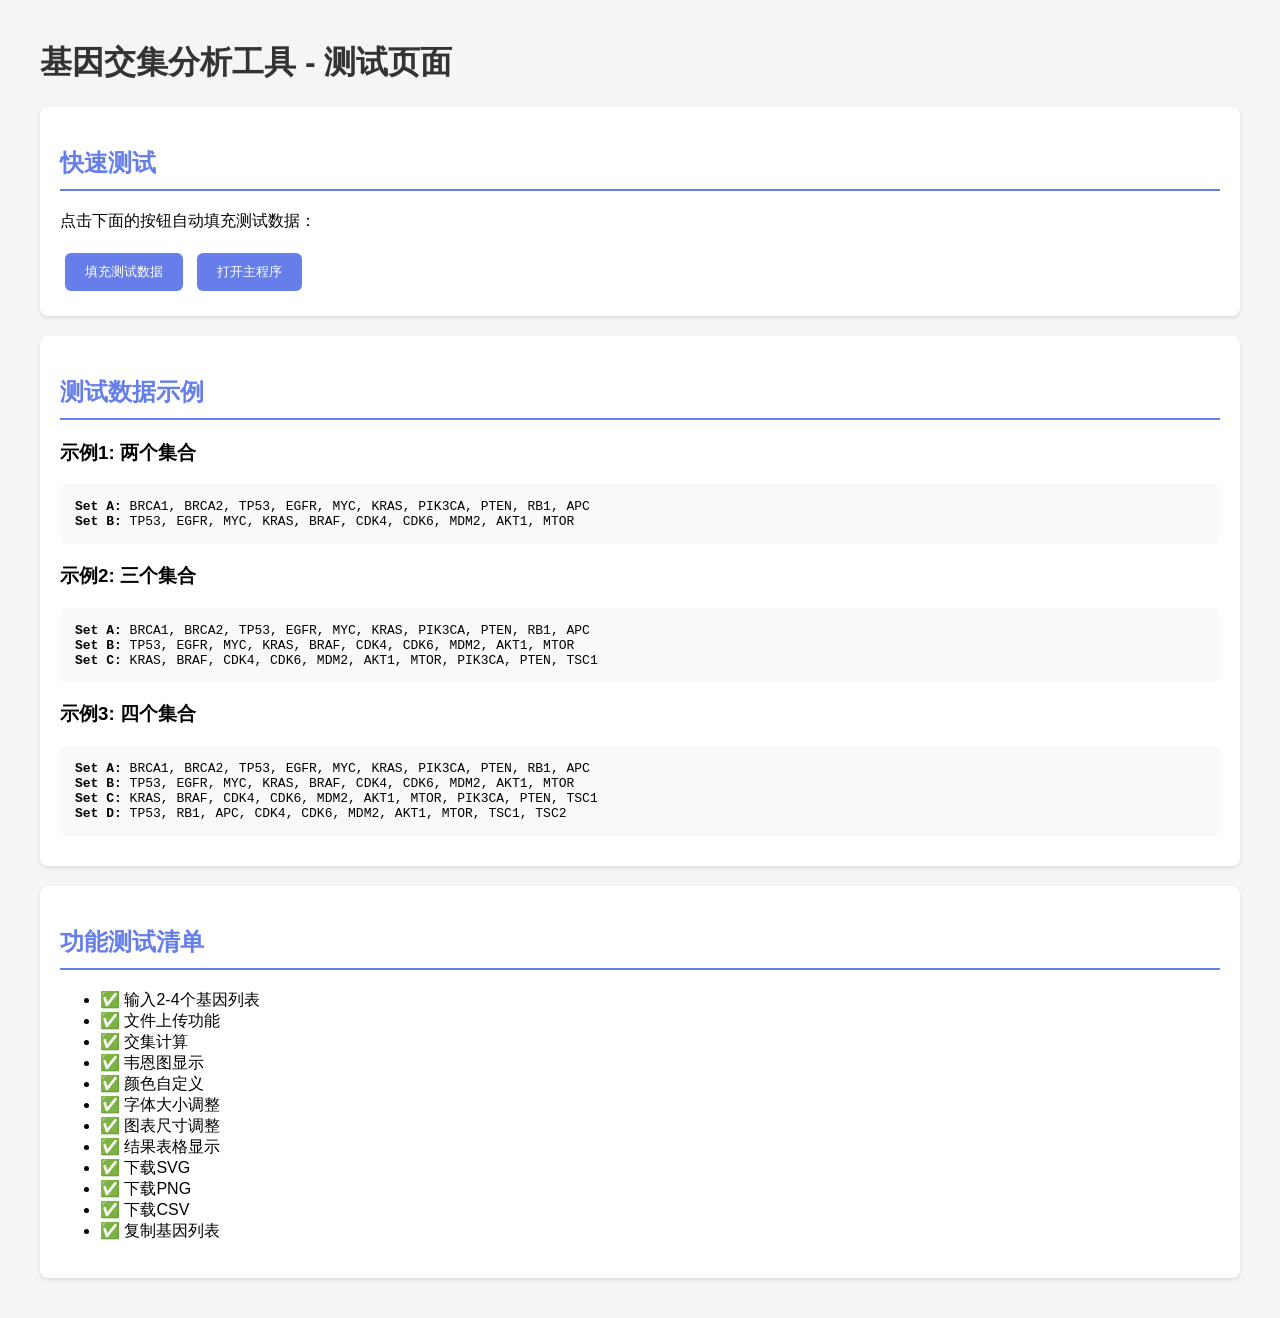
<file: test.html>
<!DOCTYPE html>
<html lang="zh-CN">
<head>
    <meta charset="UTF-8">
    <title>测试页面 - 基因交集分析工具</title>
    <style>
        body {
            font-family: Arial, sans-serif;
            max-width: 1200px;
            margin: 0 auto;
            padding: 20px;
            background: #f5f5f5;
        }
        .test-section {
            background: white;
            padding: 20px;
            margin-bottom: 20px;
            border-radius: 8px;
            box-shadow: 0 2px 4px rgba(0,0,0,0.1);
        }
        h1 {
            color: #333;
        }
        h2 {
            color: #667eea;
            border-bottom: 2px solid #667eea;
            padding-bottom: 10px;
        }
        .test-data {
            background: #f8f9fa;
            padding: 15px;
            border-radius: 6px;
            font-family: monospace;
            margin: 10px 0;
        }
        button {
            background: #667eea;
            color: white;
            border: none;
            padding: 10px 20px;
            border-radius: 6px;
            cursor: pointer;
            margin: 5px;
        }
        button:hover {
            background: #5a6fd6;
        }
    </style>
</head>
<body>
    <h1>基因交集分析工具 - 测试页面</h1>

    <div class="test-section">
        <h2>快速测试</h2>
        <p>点击下面的按钮自动填充测试数据：</p>
        <button onclick="fillTestData()">填充测试数据</button>
        <button onclick="window.location.href='index.html'">打开主程序</button>
    </div>

    <div class="test-section">
        <h2>测试数据示例</h2>

        <h3>示例1: 两个集合</h3>
        <div class="test-data">
            <strong>Set A:</strong> BRCA1, BRCA2, TP53, EGFR, MYC, KRAS, PIK3CA, PTEN, RB1, APC<br>
            <strong>Set B:</strong> TP53, EGFR, MYC, KRAS, BRAF, CDK4, CDK6, MDM2, AKT1, MTOR
        </div>

        <h3>示例2: 三个集合</h3>
        <div class="test-data">
            <strong>Set A:</strong> BRCA1, BRCA2, TP53, EGFR, MYC, KRAS, PIK3CA, PTEN, RB1, APC<br>
            <strong>Set B:</strong> TP53, EGFR, MYC, KRAS, BRAF, CDK4, CDK6, MDM2, AKT1, MTOR<br>
            <strong>Set C:</strong> KRAS, BRAF, CDK4, CDK6, MDM2, AKT1, MTOR, PIK3CA, PTEN, TSC1
        </div>

        <h3>示例3: 四个集合</h3>
        <div class="test-data">
            <strong>Set A:</strong> BRCA1, BRCA2, TP53, EGFR, MYC, KRAS, PIK3CA, PTEN, RB1, APC<br>
            <strong>Set B:</strong> TP53, EGFR, MYC, KRAS, BRAF, CDK4, CDK6, MDM2, AKT1, MTOR<br>
            <strong>Set C:</strong> KRAS, BRAF, CDK4, CDK6, MDM2, AKT1, MTOR, PIK3CA, PTEN, TSC1<br>
            <strong>Set D:</strong> TP53, RB1, APC, CDK4, CDK6, MDM2, AKT1, MTOR, TSC1, TSC2
        </div>
    </div>

    <div class="test-section">
        <h2>功能测试清单</h2>
        <ul>
            <li>✅ 输入2-4个基因列表</li>
            <li>✅ 文件上传功能</li>
            <li>✅ 交集计算</li>
            <li>✅ 韦恩图显示</li>
            <li>✅ 颜色自定义</li>
            <li>✅ 字体大小调整</li>
            <li>✅ 图表尺寸调整</li>
            <li>✅ 结果表格显示</li>
            <li>✅ 下载SVG</li>
            <li>✅ 下载PNG</li>
            <li>✅ 下载CSV</li>
            <li>✅ 复制基因列表</li>
        </ul>
    </div>

    <script>
        function fillTestData() {
            // 存储测试数据到localStorage
            const testData = {
                sets: [
                    {
                        name: 'Breast Cancer',
                        color: '#FF6B6B',
                        genes: 'BRCA1\nBRCA2\nTP53\nEGFR\nMYC\nKRAS\nPIK3CA\nPTEN\nRB1\nAPC'
                    },
                    {
                        name: 'Lung Cancer',
                        color: '#4ECDC4',
                        genes: 'TP53\nEGFR\nMYC\nKRAS\nBRAF\nCDK4\nCDK6\nMDM2\nAKT1\nMTOR'
                    },
                    {
                        name: 'Colorectal Cancer',
                        color: '#45B7D1',
                        genes: 'KRAS\nBRAF\nCDK4\nCDK6\nMDM2\nAKT1\nMTOR\nPIK3CA\nPTEN\nTSC1'
                    }
                ]
            };

            localStorage.setItem('geneTestData', JSON.stringify(testData));
            alert('测试数据已保存！现在打开主程序。');
            window.location.href = 'index.html';
        }
    </script>
</body>
</html>
</file>
